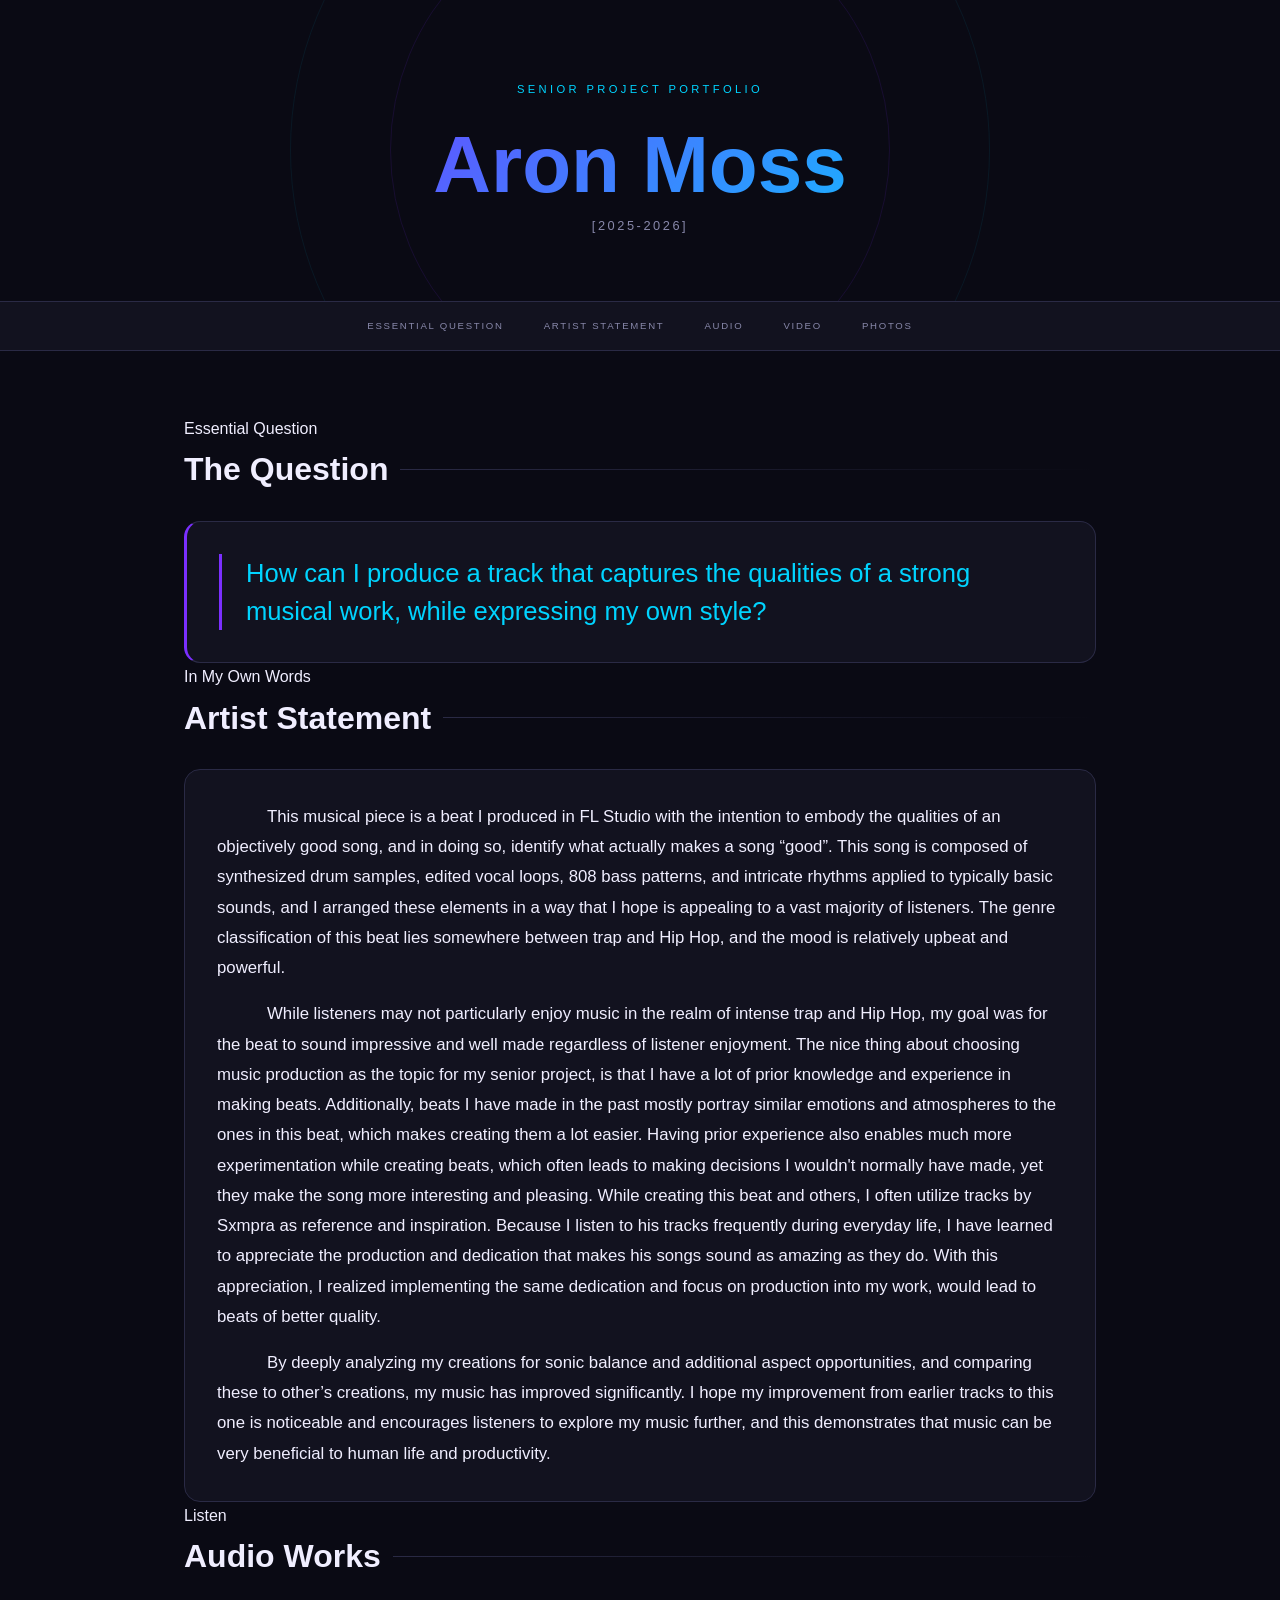
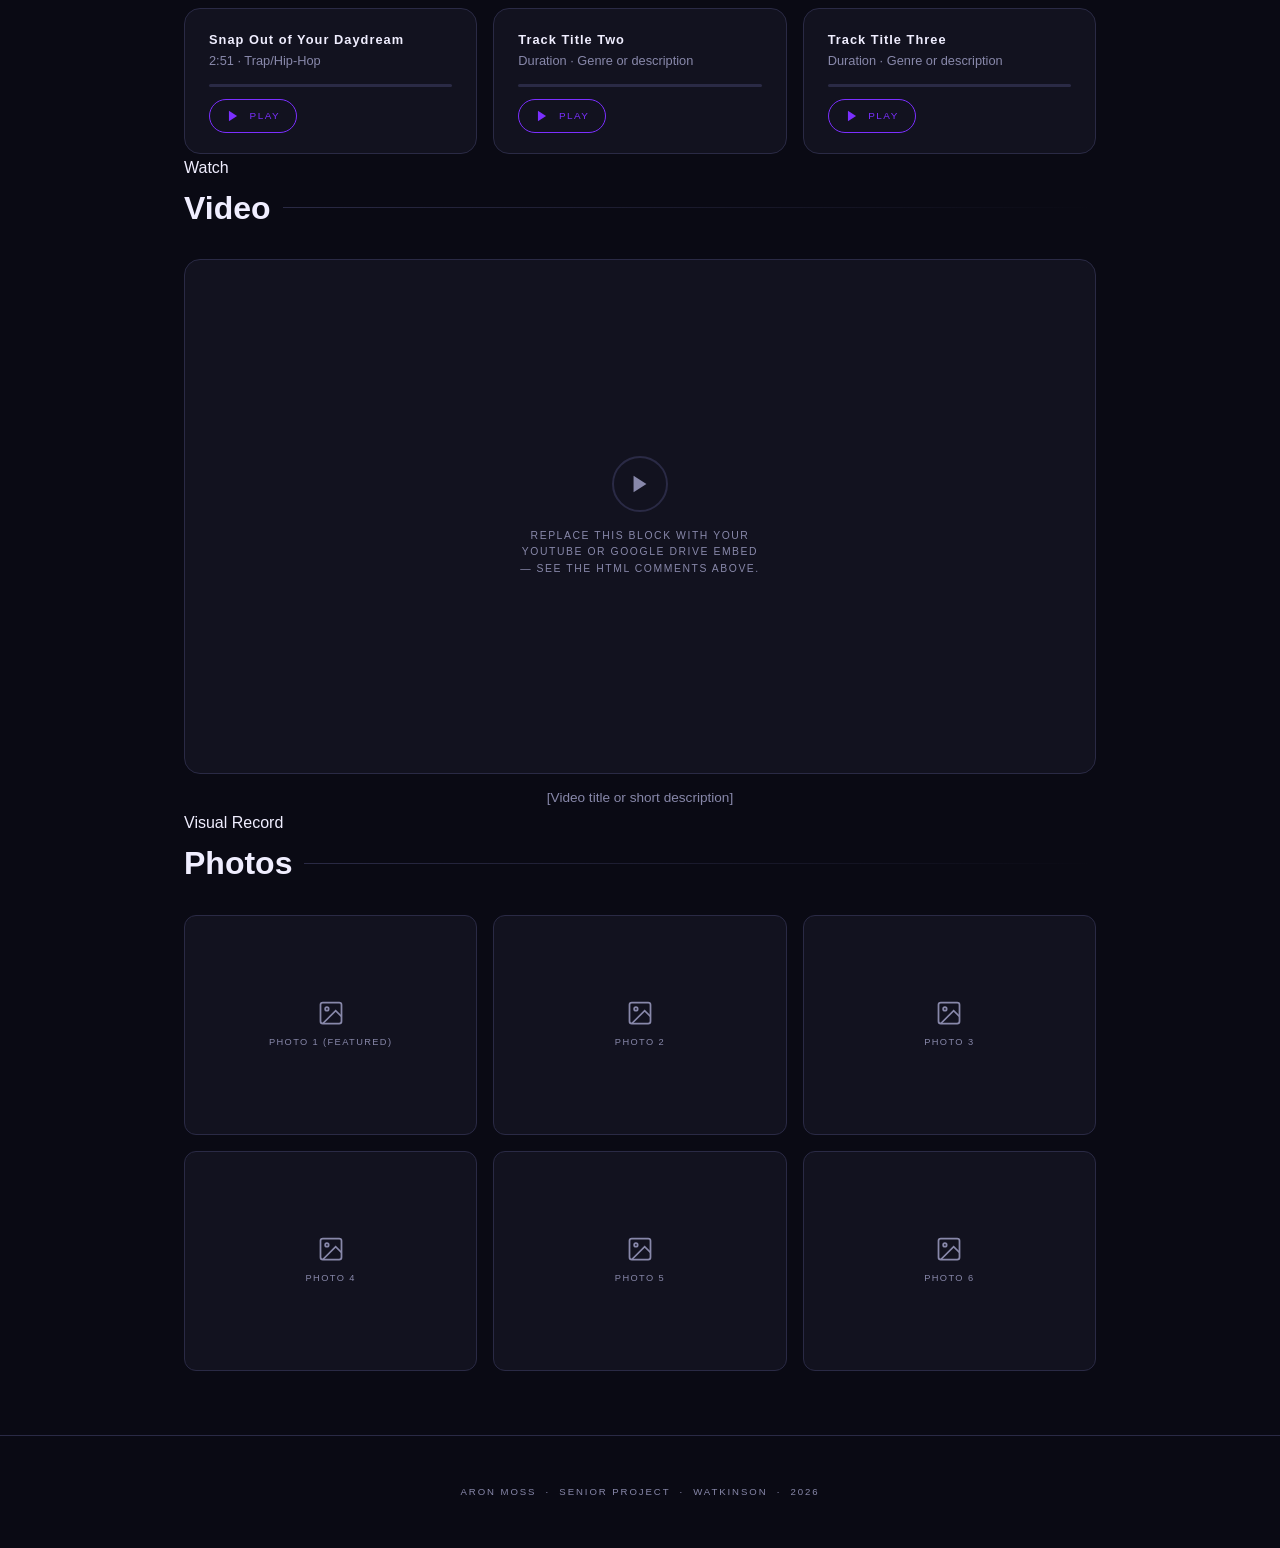
<file: Senior Project Portfolio (1).html>
<!DOCTYPE html>
<html lang="en">
<head>
  <meta charset="UTF-8" />
  <meta name="viewport" content="width=device-width, initial-scale=1.0" />
  <title>Senior Project – [First Name] [Last Initial].</title>

  <!-- ============================================================
       GOOGLE FONTS — swap these src URLs to change fonts
       Current: Orbitron (headings) + Inter (body)
  ============================================================ -->
  <link rel="preconnect" href="https://fonts.googleapis.com" />
  <link rel="preconnect" href="https://fonts.gstatic.com" crossorigin />
  <link href="https://fonts.googleapis.com/css2?family=Orbitron:wght@400;700;900&family=Inter:wght@300;400;500;600&display=swap"/>

  <link rel="stylesheet" href="styles.css">

</head>
<body>

  <!-- ============================================================
       HEADER
  ============================================================ -->
  <header>
    <div class="container">
      <p class="header-eyebrow">Senior Project Portfolio</p>

      <!-- STUDENT: Replace "[First Name] [L]." with your name -->
      <h1 class="student-name">Aron Moss</h1>

      <!-- STUDENT: Optional subtitle — your project title, year, etc. -->
      <p class="header-sub">[2025-2026]</p>
    </div>
  </header>

  <!-- ============================================================
       NAVIGATION
  ============================================================ -->
  <nav aria-label="Page sections">
    <ul>
      <li><a href="#essential-question">Essential Question</a></li>
      <li><a href="#artist-statement">Artist Statement</a></li>
      <li><a href="#audio">Audio</a></li>
      <li><a href="#video">Video</a></li>
      <li><a href="#photos">Photos</a></li>
    </ul>
  </nav>

  <!-- ============================================================
       MAIN CONTENT
  ============================================================ -->
  <main>
    <div class="container">

      <!-- ========================================================
           SECTION 1: ESSENTIAL QUESTION
      ======================================================== -->
      <section id="essential-question" aria-labelledby="eq-heading">
        <p class="section-label">Essential Question</p>
        <h2 class="section-title" id="eq-heading">The Question</h2>

        <div class="card card-accented">
          <!-- STUDENT: Replace the text inside the blockquote
               with your actual essential question. -->
          <blockquote class="question-display">
            How can I produce a track that captures the qualities of a strong musical work, while expressing my own style?
          </blockquote>
        </div>
      </section>

      <!-- ========================================================
           SECTION 2: ARTIST STATEMENT
      ======================================================== -->
      <section id="artist-stuff" aria-labelledby="as-heading">
        <p class="section-label">In My Own Words</p>
        <div id="artist-statement" aria-labelledby="as-heading">
          <h2 class="section-title" id="as-heading">Artist Statement</h2>
          <div class="card">
            <!-- STUDENT: Replace the paragraphs below with your
                 actual artist statement. Add or remove <p> tags
                 as needed. Aim for 2–4 paragraphs. -->
            <p>
              This musical piece is a beat I produced in FL Studio with the intention to embody the qualities of an objectively good song, and in doing so, identify what actually makes a song “good”. This song is composed of synthesized drum samples, edited vocal loops, 808 bass patterns, and intricate rhythms applied to typically basic sounds, and I arranged these elements in a way that I hope is appealing to a vast majority of listeners. The genre classification of this beat lies somewhere between trap and Hip Hop, and the mood is relatively upbeat and powerful.
            </p>
            <p>
              While listeners may not particularly enjoy music in the realm of intense trap and Hip Hop, my goal was for the beat to sound impressive and well made regardless of listener enjoyment. The nice thing about choosing music production as the topic for my senior project, is that I have a lot of prior knowledge and experience in making beats.  Additionally, beats I have made in the past mostly portray similar emotions and atmospheres to the ones in this beat, which makes creating them a lot easier. Having prior experience also enables much more experimentation while creating beats, which often leads to making decisions I wouldn't normally have made, yet they make the song more interesting and pleasing. While creating this beat and others, I often utilize tracks by Sxmpra as reference and inspiration. Because I listen to his tracks frequently during everyday life, I have learned to appreciate the production and dedication that makes his songs sound as amazing as they do. With this appreciation, I realized implementing the same dedication and focus on production into my work, would lead to beats of better quality.
            </p>
            <p>
              By deeply analyzing my creations for sonic balance and additional aspect opportunities, and comparing these to other’s creations, my music has improved significantly. I hope my improvement from earlier tracks to this one is noticeable and encourages listeners to explore my music further, and this demonstrates that music can be very beneficial to human life and productivity.
            </p>
          </div>
        </div>
      </section>

      <!-- ========================================================
           SECTION 3: AUDIO TRACKS
      ======================================================== -->
      <section id="add-audio" aria-labelledby="audio-heading">
        <p class="section-label">Listen</p>
        <h2 class="section-title" id="audio-heading">Audio Works</h2>

        <div class="audio-grid">

          <!-- ====================================================
               AUDIO CARD — copy and paste this entire block
               to add more tracks. Fill in the file path, title,
               and description for each one.
          ==================================================== -->
          <div class="audio-card">
            <div>
              <!-- STUDENT: Replace with your track title -->
              <p class="audio-card-title">Snap Out of Your Daydream</p>
              <!-- STUDENT: Replace with a short description -->
              <p class="audio-card-meta">2:51 · Trap/Hip-Hop</p>
            </div>
            <div class="audio-progress-wrap">
              <div class="audio-progress-bar"></div>
            </div>
            <!-- STUDENT: Replace "audio/track-01.mp3" with the
                 path to your audio file. Keep the data-src
                 attribute — the JS uses it to load the file. -->
            <button class="btn-play"
                    data-src="audio/Angelic Bliss.mp3"
                    aria-label="Play Track Title One">
              <svg viewBox="0 0 24 24" fill="currentColor"><polygon points="5,3 19,12 5,21"/></svg>
              Play
            </button>
          </div>
          <!-- END AUDIO CARD -->

          <!-- ====================================================
               AUDIO CARD 2 — duplicate of above
          ==================================================== -->
          <div class="audio-card">
            <div>
              <p class="audio-card-title">Track Title Two</p>
              <p class="audio-card-meta">Duration · Genre or description</p>
            </div>
            <div class="audio-progress-wrap">
              <div class="audio-progress-bar"></div>
            </div>
            <button class="btn-play"
                    data-src="audio/track-02.mp3"
                    aria-label="Play Track Title Two">
              <svg viewBox="0 0 24 24" fill="currentColor"><polygon points="5,3 19,12 5,21"/></svg>
              Play
            </button>
          </div>
          <!-- END AUDIO CARD -->

          <!-- ====================================================
               AUDIO CARD 3 — duplicate of above
          ==================================================== -->
          <div class="audio-card">
            <div>
              <p class="audio-card-title">Track Title Three</p>
              <p class="audio-card-meta">Duration · Genre or description</p>
            </div>
            <div class="audio-progress-wrap">
              <div class="audio-progress-bar"></div>
            </div>
            <button class="btn-play"
                    data-src="audio/track-03.mp3"
                    aria-label="Play Track Title Three">
              <svg viewBox="0 0 24 24" fill="currentColor"><polygon points="5,3 19,12 5,21"/></svg>
              Play
            </button>
          </div>
          <!-- END AUDIO CARD -->

        </div>
      </section>

      <!-- ========================================================
           SECTION 4: VIDEO
      ======================================================== -->
      <section id="video" aria-labelledby="video-heading">
        <p class="section-label">Watch</p>
        <h2 class="section-title" id="video-heading">Video</h2>

        <div class="video-wrapper">

          <!-- ==================================================
               OPTION A — YouTube (unlisted or public video)
               Replace YOUR_VIDEO_ID with the 11-character ID
               from the end of the YouTube URL.
               Example URL: https://youtu.be/dQw4w9WgXcQ
               → Replace YOUR_VIDEO_ID with: dQw4w9WgXcQ

               Uncomment the line below and delete Option B.
          ================================================== -->
          <!--
          <iframe
            src="https://www.youtube.com/embed/YOUR_VIDEO_ID"
            title="Senior Project Video"
            allow="accelerometer; autoplay; clipboard-write; encrypted-media; gyroscope; picture-in-picture"
            allowfullscreen>
          </iframe>
          -->

          <!-- ==================================================
               OPTION B — Google Drive
               1. In Drive, right-click your video → Share →
                  "Anyone with the link."
               2. Copy the file ID from the share URL.
                  Share URL looks like:
                  https://drive.google.com/file/d/FILE_ID_HERE/view
               3. Replace YOUR_FILE_ID below with that ID.

               Uncomment the line below and delete Option A.
          ================================================== -->
          <!--
          <iframe
            src="https://drive.google.com/file/d/YOUR_FILE_ID/preview"
            title="Senior Project Video"
            allow="autoplay"
            allowfullscreen>
          </iframe>
          -->

          <!-- ==================================================
               PLACEHOLDER — remove this entire block once you
               have added one of the iframes above.
          ================================================== -->
          <div class="video-placeholder">
            <div class="video-placeholder-icon">
              <svg viewBox="0 0 24 24" xmlns="http://www.w3.org/2000/svg">
                <polygon points="5,3 19,12 5,21"/>
              </svg>
            </div>
            <p>Replace this block with your YouTube or Google Drive embed — see the HTML comments above.</p>
          </div>
          <!-- END PLACEHOLDER -->

        </div>

        <!-- STUDENT: Replace with a caption for your video -->
        <p class="video-caption">[Video title or short description]</p>
      </section>

      <!-- ========================================================
           SECTION 5: PHOTOS / GALLERY
      ======================================================== -->
      <section id="photos" aria-labelledby="photos-heading">
        <p class="section-label">Visual Record</p>
        <h2 class="section-title" id="photos-heading">Photos</h2>

        <div class="photo-grid">

          <!-- ==================================================
               PHOTO ITEM — copy and paste this block to add more
               photos. Change the src and alt for each image.
               To use a photo:
               • Put your image file in an "images/" folder
                 next to this HTML file.
               • Replace "images/photo-01.jpg" with your filename.
               • Replace the alt text with a description.
               • Replace the caption text.

               Remove the <div class="photo-placeholder"> block
               and un-comment the <img> tag when you have a real
               image ready.
          ================================================== -->

          <!-- Photo 1 (featured — spans 2 columns) -->
          <div class="photo-item">
            <!-- <img src="images/photo-01.jpg" alt="Description of photo 1" /> -->
            <div class="photo-placeholder">
              <svg viewBox="0 0 24 24" fill="none" stroke="currentColor" stroke-width="1.5">
                <rect x="3" y="3" width="18" height="18" rx="2"/>
                <circle cx="8.5" cy="8.5" r="1.5"/>
                <polyline points="21,15 16,10 5,21"/>
              </svg>
              <span>Photo 1 (featured)</span>
            </div>
            <div class="photo-caption">[Caption for photo 1]</div>
          </div>

          <!-- Photo 2 -->
          <div class="photo-item">
            <!-- <img src="images/photo-02.jpg" alt="Description of photo 2" /> -->
            <div class="photo-placeholder">
              <svg viewBox="0 0 24 24" fill="none" stroke="currentColor" stroke-width="1.5">
                <rect x="3" y="3" width="18" height="18" rx="2"/>
                <circle cx="8.5" cy="8.5" r="1.5"/>
                <polyline points="21,15 16,10 5,21"/>
              </svg>
              <span>Photo 2</span>
            </div>
            <div class="photo-caption">[Caption for photo 2]</div>
          </div>

          <!-- Photo 3 -->
          <div class="photo-item">
            <!-- <img src="images/photo-03.jpg" alt="Description of photo 3" /> -->
            <div class="photo-placeholder">
              <svg viewBox="0 0 24 24" fill="none" stroke="currentColor" stroke-width="1.5">
                <rect x="3" y="3" width="18" height="18" rx="2"/>
                <circle cx="8.5" cy="8.5" r="1.5"/>
                <polyline points="21,15 16,10 5,21"/>
              </svg>
              <span>Photo 3</span>
            </div>
            <div class="photo-caption">[Caption for photo 3]</div>
          </div>

          <!-- Photo 4 -->
          <div class="photo-item">
            <!-- <img src="images/photo-04.jpg" alt="Description of photo 4" /> -->
            <div class="photo-placeholder">
              <svg viewBox="0 0 24 24" fill="none" stroke="currentColor" stroke-width="1.5">
                <rect x="3" y="3" width="18" height="18" rx="2"/>
                <circle cx="8.5" cy="8.5" r="1.5"/>
                <polyline points="21,15 16,10 5,21"/>
              </svg>
              <span>Photo 4</span>
            </div>
            <div class="photo-caption">[Caption for photo 4]</div>
          </div>

          <!-- Photo 5 -->
          <div class="photo-item">
            <!-- <img src="images/photo-05.jpg" alt="Description of photo 5" /> -->
            <div class="photo-placeholder">
              <svg viewBox="0 0 24 24" fill="none" stroke="currentColor" stroke-width="1.5">
                <rect x="3" y="3" width="18" height="18" rx="2"/>
                <circle cx="8.5" cy="8.5" r="1.5"/>
                <polyline points="21,15 16,10 5,21"/>
              </svg>
              <span>Photo 5</span>
            </div>
            <div class="photo-caption">[Caption for photo 5]</div>
          </div>

          <!-- Photo 6 -->
          <div class="photo-item">
            <!-- <img src="images/photo-06.jpg" alt="Description of photo 6" /> -->
            <div class="photo-placeholder">
              <svg viewBox="0 0 24 24" fill="none" stroke="currentColor" stroke-width="1.5">
                <rect x="3" y="3" width="18" height="18" rx="2"/>
                <circle cx="8.5" cy="8.5" r="1.5"/>
                <polyline points="21,15 16,10 5,21"/>
              </svg>
              <span>Photo 6</span>
            </div>
            <div class="photo-caption">[Caption for photo 6]</div>
          </div>

        </div>
      </section>
    </div>
  </main>
  
  <footer>
    <!-- STUDENT: Replace the placeholders below -->
    <p>Aron Moss &nbsp;·&nbsp; Senior Project &nbsp;·&nbsp; Watkinson &nbsp;·&nbsp; 2026</p>
  </footer>
  
</body>
  <!-- ============================================================
       FOOTER
   <script src="script.js" defer></script> ============================================================ -->
  

  <!-- ============================================================
       JAVASCRIPT — Audio player logic
       You do not need to edit this section.
  ============================================================ -->
</html>
</file>
<file: styles.css>
/* ============================================================
       COLOR PALETTE — change these variables to restyle everything
    ============================================================ */
    :root {
      --color-bg:           #0a0a14;   /* page background */
      --color-surface:      #12121f;   /* card / section background */
      --color-surface-2:    #1a1a2e;   /* elevated surface */
      --color-accent-1:     #7b2fff;   /* primary accent (purple) */
      --color-accent-2:     #00d4ff;   /* secondary accent (cyan) */
      --color-accent-3:     #ff3cac;   /* tertiary accent (pink) */
      --color-text-primary: #f0eeff;   /* main text */
      --color-text-muted:   #8888aa;   /* secondary / label text */
      --color-border:       #2a2a45;   /* subtle borders */

      /* Typography */
      --font-display: 'Orbitron', sans-serif;
      --font-body:    'Inter', sans-serif;

      /* Spacing */
      --section-gap: 5rem;
    }

    /* ============================================================
       RESET & BASE
    ============================================================ */
    *, *::before, *::after { box-sizing: border-box; margin: 0; padding: 0; }

    html { scroll-behavior: smooth; }

    body {
      background-color: var(--color-bg);
      color: var(--color-text-primary);
      font-family: var(--font-body);
      font-size: 1rem;
      line-height: 1.7;
      min-height: 100vh;
    }

    /* ============================================================
       UTILITY CLASSES
    ============================================================ */
    .accent-1 { color: var(--color-accent-1); }
    .accent-2 { color: var(--color-accent-2); }
    .accent-3 { color: var(--color-accent-3); }

    .card {
      background: var(--color-surface);
      border: 1px solid var(--color-border);
      border-radius: 1rem;
      padding: 2rem;
    }

    .card-elevated {
      background: var(--color-surface-2);
      border: 1px solid var(--color-border);
      border-radius: 1rem;
      padding: 2rem;
    }

    /* Glowing left-border accent on cards */
    .card-accented {
      border-left: 3px solid var(--color-accent-1);
    }

    /* ============================================================
       LAYOUT CONTAINER
    ============================================================ */
    .container {
      max-width: 960px;
      margin: 0 auto;
      padding: 0 1.5rem;
    }

    /* ============================================================
       HERO / HEADER
    ============================================================ */
    header {
      position: relative;
      padding: 5rem 0 4rem;
      text-align: center;
      border-bottom: 1px solid var(--color-border);
      overflow: hidden;
    }

    /* Decorative animated ring behind the header */
    header::before {
      content: '';
      position: absolute;
      width: 500px;
      height: 500px;
      border-radius: 50%;
      border: 1px solid var(--color-accent-1);
      opacity: 0.12;
      top: 50%;
      left: 50%;
      transform: translate(-50%, -50%);
      animation: pulse-ring 6s ease-in-out infinite;
    }
    header::after {
      content: '';
      position: absolute;
      width: 700px;
      height: 700px;
      border-radius: 50%;
      border: 1px solid var(--color-accent-2);
      opacity: 0.07;
      top: 50%;
      left: 50%;
      transform: translate(-50%, -50%);
      animation: pulse-ring 6s ease-in-out infinite 1.5s;
    }

    @keyframes pulse-ring {
      0%, 100% { transform: translate(-50%, -50%) scale(1); opacity: 0.10; }
      50%       { transform: translate(-50%, -50%) scale(1.05); opacity: 0.18; }
    }

    .header-eyebrow {
      font-family: var(--font-display);
      font-size: 0.7rem;
      letter-spacing: 0.3em;
      text-transform: uppercase;
      color: var(--color-accent-2);
      margin-bottom: 1.5rem;
      position: relative;
    }

    .student-name {
      font-family: var(--font-display);
      font-size: clamp(2.5rem, 8vw, 5rem);
      font-weight: 900;
      line-height: 1.05;
      background: linear-gradient(135deg, var(--color-accent-1), var(--color-accent-2));
      -webkit-background-clip: text;
      -webkit-text-fill-color: transparent;
      background-clip: text;
      margin-bottom: 0.5rem;
      position: relative;

      /* -------------------------------------------------------
         STUDENT: Replace the text below with your first name
         and last initial followed by a period.
         Example: ALEX M.
      ------------------------------------------------------- */
    }

    .header-sub {
      font-family: var(--font-display);
      font-size: 0.8rem;
      letter-spacing: 0.2em;
      color: var(--color-text-muted);
      text-transform: uppercase;
      position: relative;
    }

    /* ============================================================
       NAV BAR
    ============================================================ */
    nav {
      background: var(--color-surface);
      border-bottom: 1px solid var(--color-border);
      position: sticky;
      top: 0;
      z-index: 100;
    }

    nav ul {
      list-style: none;
      display: flex;
      justify-content: center;
      flex-wrap: wrap;
      gap: 0;
    }

    nav a {
      display: block;
      padding: 1rem 1.25rem;
      font-family: var(--font-display);
      font-size: 0.6rem;
      letter-spacing: 0.18em;
      text-transform: uppercase;
      color: var(--color-text-muted);
      text-decoration: none;
      transition: color 0.2s;
    }

    nav a:hover { color: var(--color-accent-2); }

    /* ============================================================
       MAIN CONTENT
    ============================================================ */
    main {
      padding: 4rem 0;
      display: flex;
      flex-direction: column;
      gap: var(--section-gap);
    }

    /* ============================================================
       SECTION HEADINGS
    ============================================================ */
    .section-title {
      font-family: var(--font-display);
      font-size: clamp(1.4rem, 4vw, 2rem);
      font-weight: 700;
      color: var(--color-text-primary);
      margin-bottom: 1.5rem;
      display: flex;
      align-items: center;
      gap: 0.75rem;
    }

    /* Decorative line next to section title */
    .section-title::after {
      content: '';
      flex: 1;
      height: 1px;
      background: linear-gradient(90deg, var(--color-border), transparent);
    }

    /* ============================================================
       SECTION: ESSENTIAL QUESTION
    ============================================================ */
    #essential-question .question-display {
      font-family: var(--font-display);
      font-size: clamp(1.1rem, 3vw, 1.6rem);
      font-weight: 400;
      line-height: 1.5;
      color: var(--color-accent-2);
      border-left: 3px solid var(--color-accent-1);
      padding-left: 1.5rem;

      /* -------------------------------------------------------
         STUDENT: Replace this placeholder text with your
         actual essential question.
      ------------------------------------------------------- */
    }

    /* ============================================================
       SECTION: ARTIST STATEMENT
    ============================================================ */
    #artist-statement p {
      color: var(--color-text-primary);
      font-size: 1.05rem;
      line-height: 1.8;
      margin-bottom: 1rem;
      text-indent: 3.125rem;

      /* -------------------------------------------------------
         STUDENT: Replace the placeholder <p> tags below
         with your actual artist statement paragraphs.
         You can add or remove <p> tags as needed.
      ------------------------------------------------------- */
    }

    #artist-statement p:last-child { margin-bottom: 0; }

    /* ============================================================
       SECTION: AUDIO TRACKS
    ============================================================ */
    .audio-grid {
      display: grid;
      grid-template-columns: repeat(auto-fit, minmax(260px, 1fr));
      gap: 1rem;
    }

    .audio-card {
      background: var(--color-surface);
      border: 1px solid var(--color-border);
      border-radius: 1rem;
      padding: 1.25rem 1.5rem;
      display: flex;
      flex-direction: column;
      gap: 0.75rem;
      transition: border-color 0.2s;
    }

    .audio-card:hover { border-color: var(--color-accent-1); }

    .audio-card-title {
      font-family: var(--font-display);
      font-size: 0.8rem;
      font-weight: 700;
      letter-spacing: 0.08em;
      color: var(--color-text-primary);
    }

    .audio-card-meta {
      font-size: 0.8rem;
      color: var(--color-text-muted);
    }

    /* Play button */
    .btn-play {
      display: flex;
      align-items: center;
      gap: 0.6rem;
      background: transparent;
      border: 1px solid var(--color-accent-1);
      color: var(--color-accent-1);
      font-family: var(--font-display);
      font-size: 0.62rem;
      letter-spacing: 0.15em;
      text-transform: uppercase;
      padding: 0.55rem 1rem;
      border-radius: 2rem;
      cursor: pointer;
      transition: background 0.2s, color 0.2s;
      align-self: flex-start;
    }

    .btn-play:hover,
    .btn-play.playing {
      background: var(--color-accent-1);
      color: #fff;
    }

    /* SVG play / pause icons */
    .btn-play svg { width: 14px; height: 14px; flex-shrink: 0; }

    /* Progress bar */
    .audio-progress-wrap {
      height: 3px;
      background: var(--color-border);
      border-radius: 2px;
      overflow: hidden;
    }

    .audio-progress-bar {
      height: 100%;
      width: 0%;
      background: linear-gradient(90deg, var(--color-accent-1), var(--color-accent-2));
      border-radius: 2px;
      transition: width 0.3s linear;
    }

    /* ============================================================
       SECTION: VIDEO
    ============================================================ */
    .video-wrapper {
      position: relative;
      padding-bottom: 56.25%; /* 16:9 */
      height: 0;
      border-radius: 1rem;
      overflow: hidden;
      border: 1px solid var(--color-border);
      background: var(--color-surface);
    }

    .video-wrapper video {
      position: absolute;
      top: 0; left: 0;
      width: 100%; height: 100%;
      border: none;
    }

    /* Placeholder shown when no video URL is set */
    .video-placeholder {
      position: absolute;
      top: 0; left: 0; right: 0; bottom: 0;
      display: flex;
      flex-direction: column;
      align-items: center;
      justify-content: center;
      gap: 1rem;
      color: var(--color-text-muted);
    }

    .video-placeholder-icon {
      width: 56px;
      height: 56px;
      border: 2px solid var(--color-border);
      border-radius: 50%;
      display: flex;
      align-items: center;
      justify-content: center;
    }

    .video-placeholder svg { width: 22px; height: 22px; fill: var(--color-text-muted); }

    .video-placeholder p {
      font-family: var(--font-display);
      font-size: 0.65rem;
      letter-spacing: 0.15em;
      text-transform: uppercase;
      text-align: center;
      max-width: 240px;
      line-height: 1.6;
    }

    .video-caption {
      margin-top: 0.75rem;
      font-size: 0.85rem;
      color: var(--color-text-muted);
      text-align: center;
    }

    /* ============================================================
       SECTION: PHOTOS / GALLERY
    ============================================================ */
    .photo-grid {
      display: grid;
      /* Adjust the columns template below to change your layout.
         Current: 3 equal columns. Try "1fr 1fr" for 2 columns,
         or "1fr 1fr 1fr 1fr" for 4 columns. */
      grid-template-columns: repeat(3, 1fr);
      gap: 1rem;
    }

    .photo-item {
      border-radius: 0.75rem;
      overflow: hidden;
      border: 1px solid var(--color-border);
      background: var(--color-surface);
      aspect-ratio: 4 / 3;
      position: relative;
    }

    .photo-item img {
      width: 100%;
      height: 100%;
      object-fit: cover;
      display: block;
      transition: transform 0.4s ease;
    }

    .photo-item:hover img { transform: scale(1.04); }

    /* Placeholder for photos not yet added */
    .photo-placeholder {
      width: 100%;
      height: 100%;
      display: flex;
      flex-direction: column;
      align-items: center;
      justify-content: center;
      gap: 0.5rem;
      color: var(--color-text-muted);
    }

    .photo-placeholder svg { width: 28px; height: 28px; }

    .photo-placeholder span {
      font-family: var(--font-display);
      font-size: 0.58rem;
      letter-spacing: 0.15em;
      text-transform: uppercase;
    }

    .photo-caption {
      position: absolute;
      bottom: 0; left: 0; right: 0;
      padding: 0.5rem 0.75rem;
      background: rgba(10, 10, 20, 0.75);
      font-size: 0.78rem;
      color: var(--color-text-primary);
      transform: translateY(100%);
      transition: transform 0.3s ease;
    }

    .photo-item:hover .photo-caption { transform: translateY(0); }

    /* Photo items are clickable */
    .photo-item { cursor: pointer; }

    /* ============================================================
       PHOTO MODAL
    ============================================================ */
    .photo-modal-overlay {
      display: none;
      position: fixed;
      inset: 0;
      z-index: 1000;
      background: rgba(5, 5, 15, 0.92);
      align-items: center;
      justify-content: center;
      padding: 2rem;
    }

    .photo-modal-overlay.open { display: flex; }

    .photo-modal-img {
      max-width: 90vw;
      max-height: 85vh;
      border-radius: 0.75rem;
      object-fit: contain;
      border: 1px solid var(--color-border);
      display: block;
    }

    .photo-modal-caption {
      position: absolute;
      bottom: 2.5rem;
      left: 50%;
      transform: translateX(-50%);
      background: rgba(10, 10, 20, 0.85);
      color: var(--color-text-primary);
      font-size: 0.85rem;
      padding: 0.5rem 1.25rem;
      border-radius: 2rem;
      border: 1px solid var(--color-border);
      white-space: nowrap;
      pointer-events: none;
    }

    .photo-modal-close {
      position: absolute;
      top: 1.25rem;
      right: 1.5rem;
      background: transparent;
      border: 1px solid var(--color-border);
      color: var(--color-text-muted);
      font-family: var(--font-display);
      font-size: 0.6rem;
      letter-spacing: 0.15em;
      text-transform: uppercase;
      padding: 0.4rem 0.9rem;
      border-radius: 2rem;
      cursor: pointer;
      transition: color 0.2s, border-color 0.2s;
    }

    .photo-modal-close:hover {
      color: var(--color-text-primary);
      border-color: var(--color-accent-2);
    }

    /* ============================================================
       FEATURED AUDIO CARD (The Product)
    ============================================================ */
    .audio-featured-wrap {
      margin-bottom: 2.5rem;
    }

    .audio-featured-label {
      font-family: var(--font-display);
      font-size: 1rem;
      letter-spacing: 0.22em;
      text-transform: uppercase;
      color: var(--color-text-primary);
      margin-bottom: 0.75rem;
    }

    .audio-card-featured {
      padding: 2rem;
      display: flex;
      flex-direction: column;
      gap: 1rem;
      background: var(--color-surface);
      border: 1px solid var(--color-border);
      border-radius: 1rem;
}

    .audio-card-featured .audio-card-title {
      font-size: 1.25rem;
      letter-spacing: 0.04em;
      color: var(--color-text-primary);
    }

    .audio-card-featured .audio-card-meta {
      font-size: 0.85rem;
    }

    .audio-card-featured .btn-play {
      border-color: var(--color-accent-1);
      color: var(--color-accent-1);
      font-size: 0.7rem;
      padding: 0.65rem 1.4rem;
      align-self: flex-start;
      background: transparent;
    }

    .audio-card-featured .btn-play:hover,
    .audio-card-featured .btn-play.playing {
      background: var(--color-accent-1);
      color: #fff;
    }

    .audio-card-featured .audio-progress-bar {
      background: linear-gradient(90deg, var(--color-accent-1), var(--color-accent-2));
    }

    .audio-other-label {
      font-family: var(--font-display);
      font-size: 0.65rem;
      letter-spacing: 0.22em;
      text-transform: uppercase;
      color: var(--color-text-primary);
      margin-bottom: 0.75rem;
    }

    /* ============================================================
       FOOTER
    ============================================================ */
    footer {
      text-align: center;
      padding: 3rem 1.5rem;
      border-top: 1px solid var(--color-border);
      color: var(--color-text-muted);
      font-family: var(--font-display);
      font-size: 0.6rem;
      letter-spacing: 0.2em;
      text-transform: uppercase;
    }

    /* ============================================================
       RESPONSIVE
    ============================================================ */
    @media (max-width: 640px) {
      .photo-grid { grid-template-columns: 1fr 1fr; }
    }

    @media (max-width: 420px) {
      .photo-grid { grid-template-columns: 1fr; }
    }
</file>
